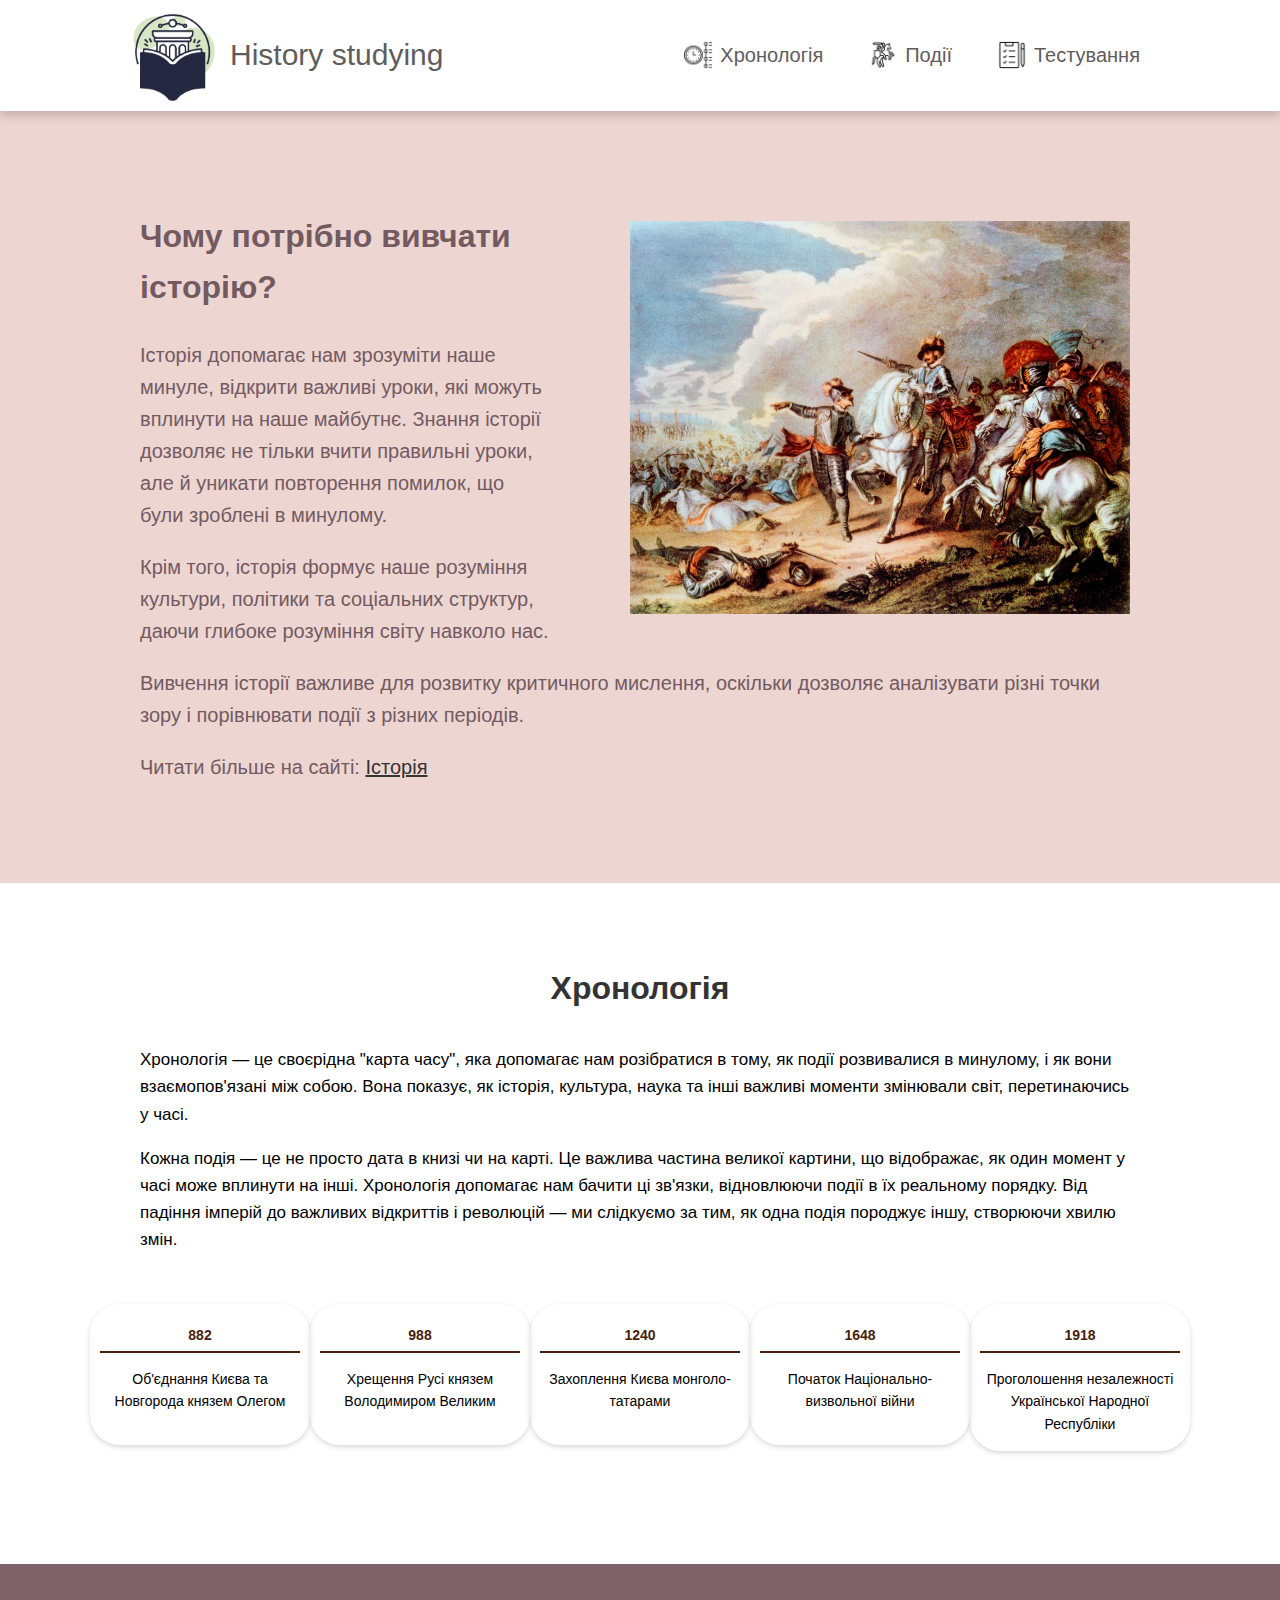
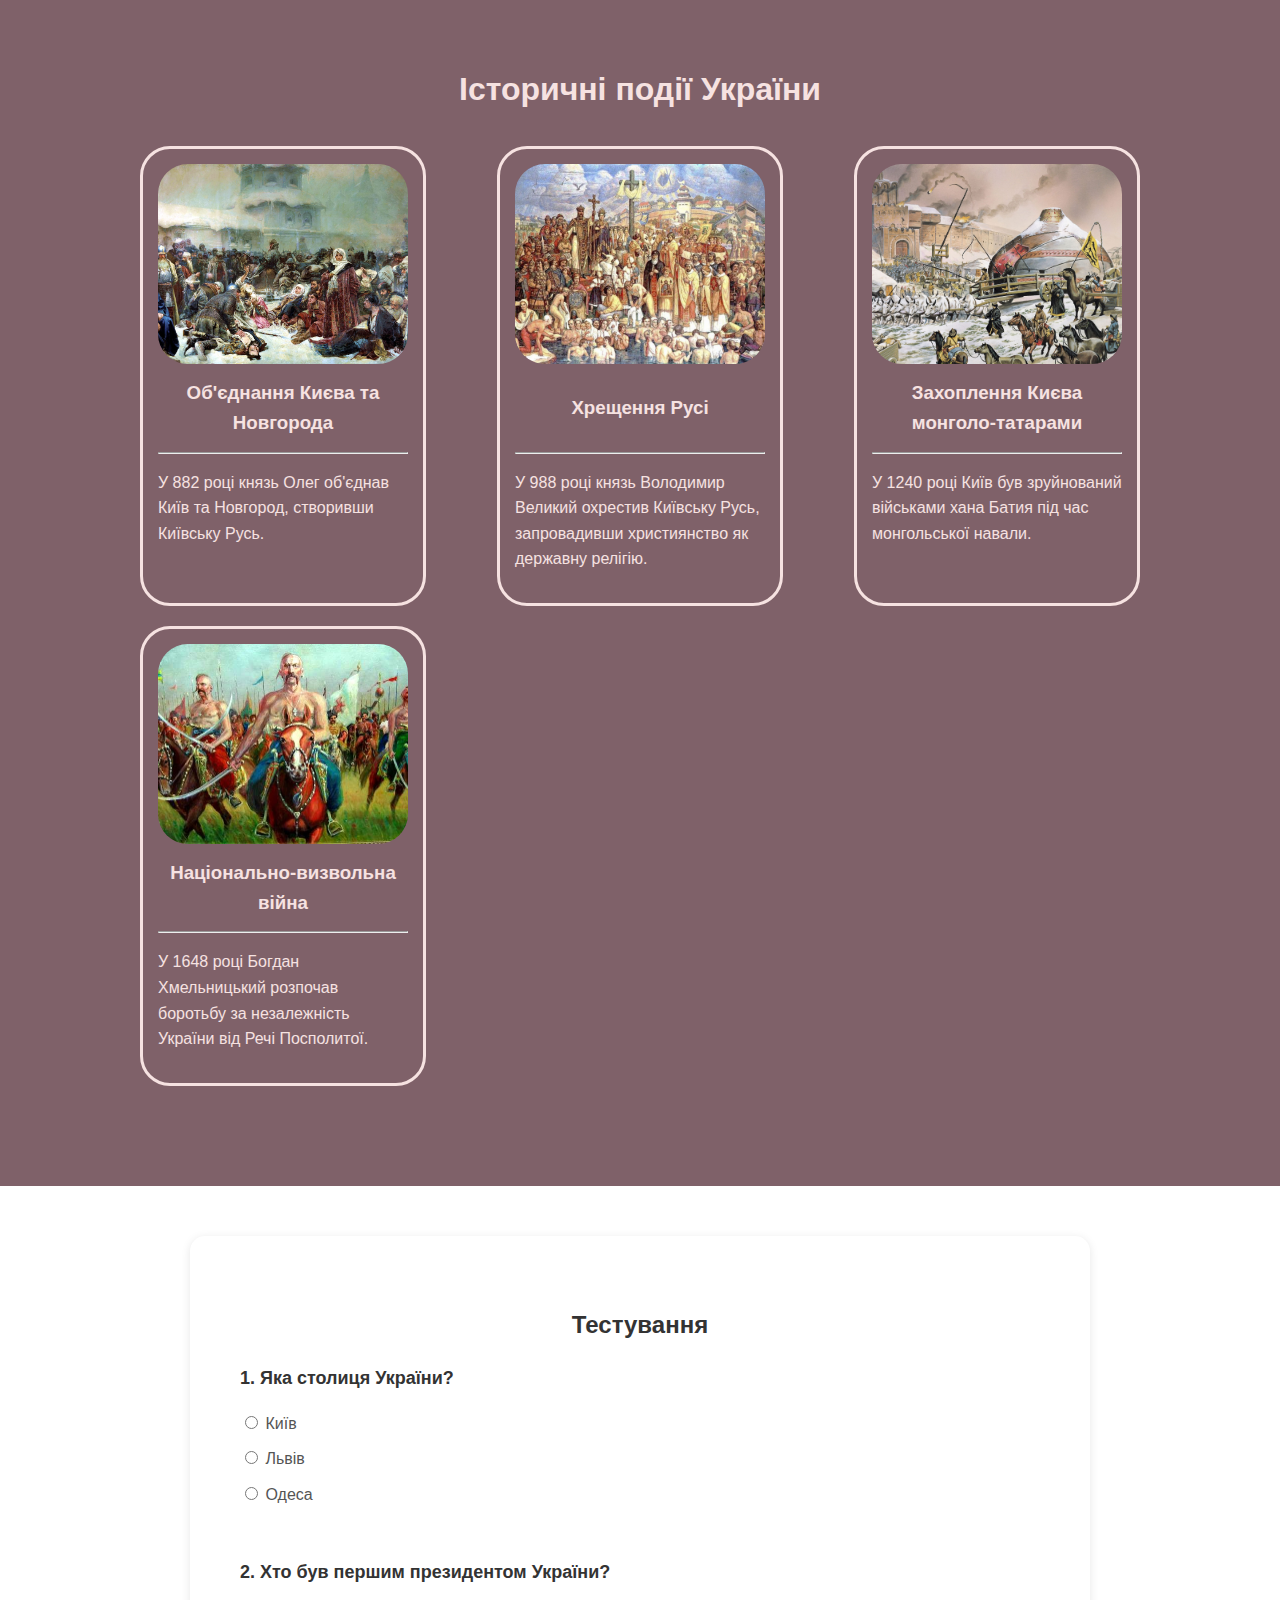
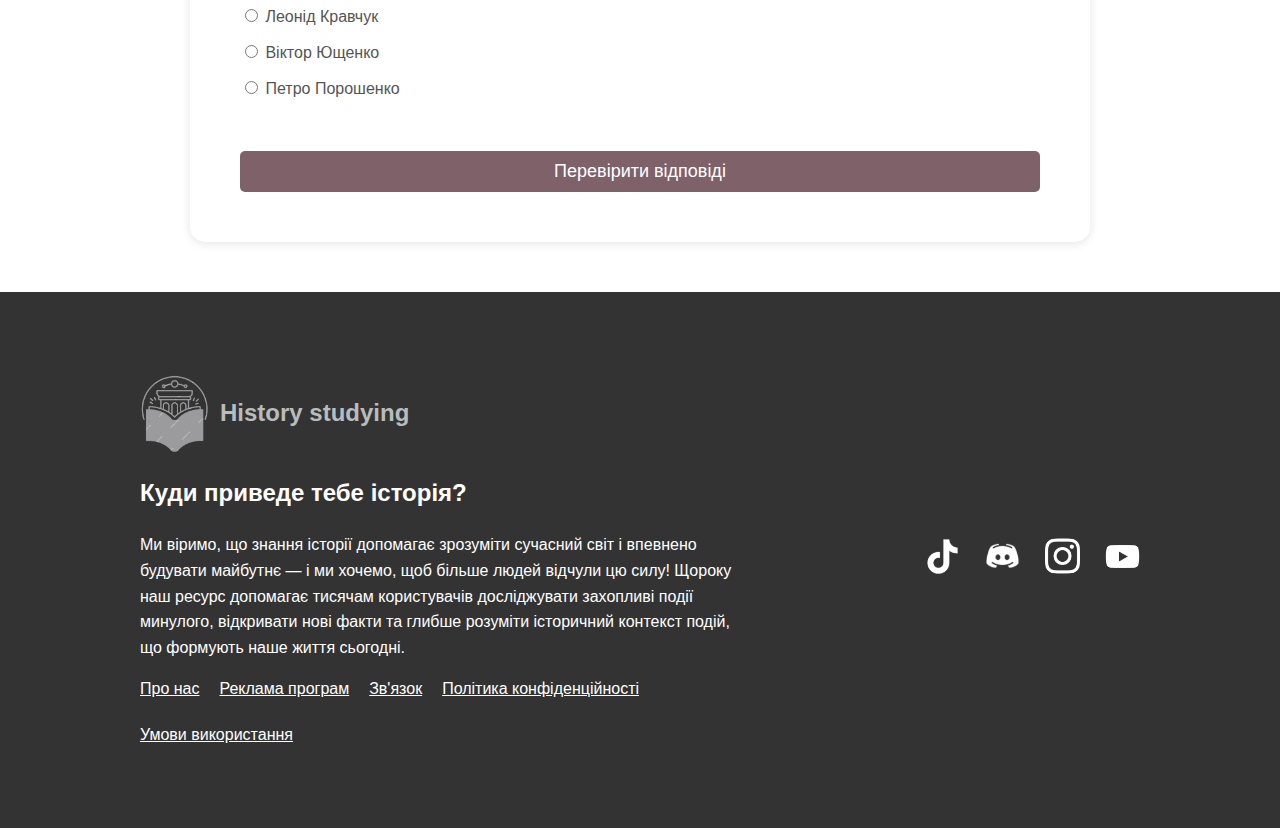
<file: lab1/index.html>
<!DOCTYPE html>
<html lang="uk">

<head>
    <meta charset="UTF-8">
    <meta name="viewport" content="width=device-width, initial-scale=1.0">
    <title>Document</title>
    <link rel="stylesheet" href="style.css">

</head>

<body>

    <header>
        <div class="logoo">
            <img src="static/images/loggo.png" alt="Логотип" class="logo-img">

            <div class="site-name">
                <h1>History studying</h1>
            </div>

        </div>

        <nav>
            <ul>
                <li>
                    <img src="static/images/hron.png" alt="Логотип" class="ikon">
                    <a href="#timeline">Хронологія</a>
                </li>
                <li>
                    <img src="static/images/pod.png" alt="Логотип" class="ikon">
                    <a href="#events">Події</a>
                </li>
                <li>
                    <img src="static/images/test.png" alt="Логотип" class="ikon">
                    <a href="#test">Тестування</a>
                </li>
            </ul>
        </nav>
    </header>



    <main>

        <article class="article">
            <div class="cont">
                <div class="photo-container">
                    <img src="static/images/history.jpg" alt="Логотип">
                </div>

                <div>
                    <h2 class="h22">Чому потрібно вивчати історію?</h2>

                    <p>Історія допомагає нам зрозуміти наше минуле, відкрити важливі уроки, які можуть вплинути на наше
                        майбутнє. Знання історії дозволяє не тільки вчити правильні уроки, але й уникати повторення
                        помилок,
                        що
                        були зроблені в минулому.</p>
                    <p>Крім того, історія формує наше розуміння культури, політики та соціальних структур, даючи глибоке
                        розуміння світу навколо нас.</p>
                    <p>Вивчення історії важливе для розвитку критичного мислення, оскільки дозволяє аналізувати різні
                        точки
                        зору
                        і порівнювати події з різних періодів.</p>
                    <p>Читати більше на сайті: <a href="https://abal.com.ua/navishcho-vchyty-istoriiu.html"
                            class="hist-link" target="_blank">Історія</a></p>
                </div>
            </div>
        </article>



        <section id="timeline">


            <div class="text">
                <h2 class="sect-name">Хронологія</h2>

                <p>Хронологія — це своєрідна "карта часу", яка допомагає нам розібратися в тому, як події розвивалися в
                    минулому, і як вони взаємопов'язані між собою. Вона показує, як історія, культура, наука та інші
                    важливі
                    моменти змінювали світ, перетинаючись у часі.
                </p>

                <p>Кожна подія — це не просто дата в книзі чи на карті. Це важлива частина великої картини, що
                    відображає,
                    як один момент у часі може вплинути на інші. Хронологія допомагає нам бачити ці зв'язки, відновлюючи
                    події в їх реальному порядку. Від падіння імперій до важливих відкриттів і революцій — ми слідкуємо
                    за
                    тим, як одна подія породжує іншу, створюючи хвилю змін.


                </p>

            </div>
            <div class="hronologia">
                <div class="event">
                    <span class="year">882</span>
                    <p>Об'єднання Києва та Новгорода князем Олегом</p>
                    <span class="more-info">Дізнатися більше</span>
                </div>

                <div class="event">
                    <span class="year">988</span>
                    <p>Хрещення Русі князем Володимиром Великим</p>
                    <span class="more-info">Дізнатися більше</span>
                </div>

                <div class="event">
                    <span class="year">1240</span>
                    <p>Захоплення Києва монголо-татарами</p>
                    <span class="more-info">Дізнатися більше</span>
                </div>

                <div class="event">
                    <span class="year">1648</span>
                    <p>Початок Національно-визвольної війни</p>
                    <span class="more-info">Дізнатися більше</span>
                </div>

                <div class="event">
                    <span class="year">1918</span>
                    <p>Проголошення незалежності Української Народної Республіки</p>
                    <span class="more-info">Дізнатися більше</span>
                </div>
            </div>


            </div>

        </section>
        <section class="events" id="events">
            <h2 class="sect-name">Історичні події України</h2>

            <div class="event-container">
                <div class="event-card">
                    <div class="image-container">
                        <img src="static/images/okn.jpg" alt="Об'єднання Києва та Новгорода">
                    </div>
                    <h3>Об'єднання Києва та Новгорода</h3>
                    <hr class="event-line">

                    <p>У 882 році князь Олег об'єднав Київ та Новгород, створивши Київську Русь.</p>
                </div>

                <div class="event-card">
                    <div class="image-container">
                        <img src="static/images/hr.jpg" alt="Хрещення Русі">
                    </div>
                    <h3>Хрещення Русі</h3>
                    <hr class="event-line">
                    <p>У 988 році князь Володимир Великий охрестив Київську Русь, запровадивши християнство як державну
                        релігію.</p>
                </div>

                <div class="event-card">
                    <div class="image-container">
                        <img src="static/images/zkm.jpg" alt="Захоплення Києва монголо-татарами">
                    </div>
                    <h3>Захоплення Києва монголо-татарами</h3>
                    <hr class="event-line">

                    <p>У 1240 році Київ був зруйнований військами хана Батия під час монгольської навали.</p>
                </div>

                <div class="event-card">
                    <div class="image-container">
                        <img src="static/images/nvv.jpg" alt="Національно-визвольна війна">
                    </div>
                    <h3>Національно-визвольна війна</h3>
                    <hr class="event-line">

                    <p>У 1648 році Богдан Хмельницький розпочав боротьбу за незалежність України від Речі Посполитої.
                    </p>
                </div>

            </div>
        </section>

        <section id="test">
            <h2>Тестування</h2>

            <form id="quiz-form">
                <div class="question">
                    <h3>1. Яка столиця України?</h3>
                    <label>
                        <input type="radio" name="q1" value="Kyiv"> Київ
                    </label>
                    <label>
                        <input type="radio" name="q1" value="Lviv"> Львів
                    </label>
                    <label>
                        <input type="radio" name="q1" value="Odessa"> Одеса
                    </label>
                </div>

                <div class="question">
                    <h3>2. Хто був першим президентом України?</h3>
                    <label>
                        <input type="radio" name="q2" value="Kravchuk"> Леонід Кравчук
                    </label>
                    <label>
                        <input type="radio" name="q2" value="Yushchenko"> Віктор Ющенко
                    </label>
                    <label>
                        <input type="radio" name="q2" value="Poroshenko"> Петро Порошенко
                    </label>
                </div>

                <button type="submit" class="submit-btn">Перевірити відповіді</button>
            </form>


        </section>



    </main>

    <footer>
        <div class="footer-cont">
            <div class="left-c">
                <div class="f-logo">
                    <img src="static/images/f-img.png" alt="Логотип" class="f-img">
                    <h2>History studying</h2>
                </div>
                <div>
                    <h2>Куди приведе тебе історія?</h3>
                        <p>
                            Ми віримо, що знання історії допомагає зрозуміти сучасний світ і впевнено
                            будувати майбутнє — і ми хочемо, щоб більше людей відчули цю силу! Щороку наш ресурс
                            допомагає тисячам
                            користувачів досліджувати захопливі події минулого, відкривати нові факти та глибше розуміти
                            історичний контекст подій, що формують наше життя сьогодні.
                        </p>
                </div>

                <div class="footer-links">
                    <a href="#">Про нас</a>
                    <a href="#">Реклама програм</a>
                    <a href="#">Зв'язок</a>
                    <a href="#">Політика конфіденційності</a>
                    <a href="#">Умови використання</a>
                </div>
            </div>

            <div class="right-c">
                <a href="https://www.tiktok.com/@lovemymasya2.0?_t=ZM-8uZtG4Jy0e5&_r=1" target="_blank">
                    <img src="static/images/tt.png" alt="TikTok">
                </a>
                <a href="https://twitter.com" target="_blank">
                    <img src="static/images/ds.png" alt="Discord">
                </a>
                <a href="https://www.instagram.com/irysabat?igsh=MTR2M3B2OTR4ZXlw" target="_blank">
                    <img src="static/images/inst.png" alt="Instagram">
                </a>
                <a href="https://www.youtube.com/watch?v=Z-xPjVP7Gz4" target="_blank">
                    <img src="static/images/yt.png" alt="YouTube">
                </a>
            </div>
        </div>
    </footer>



</body>

</html>
</file>
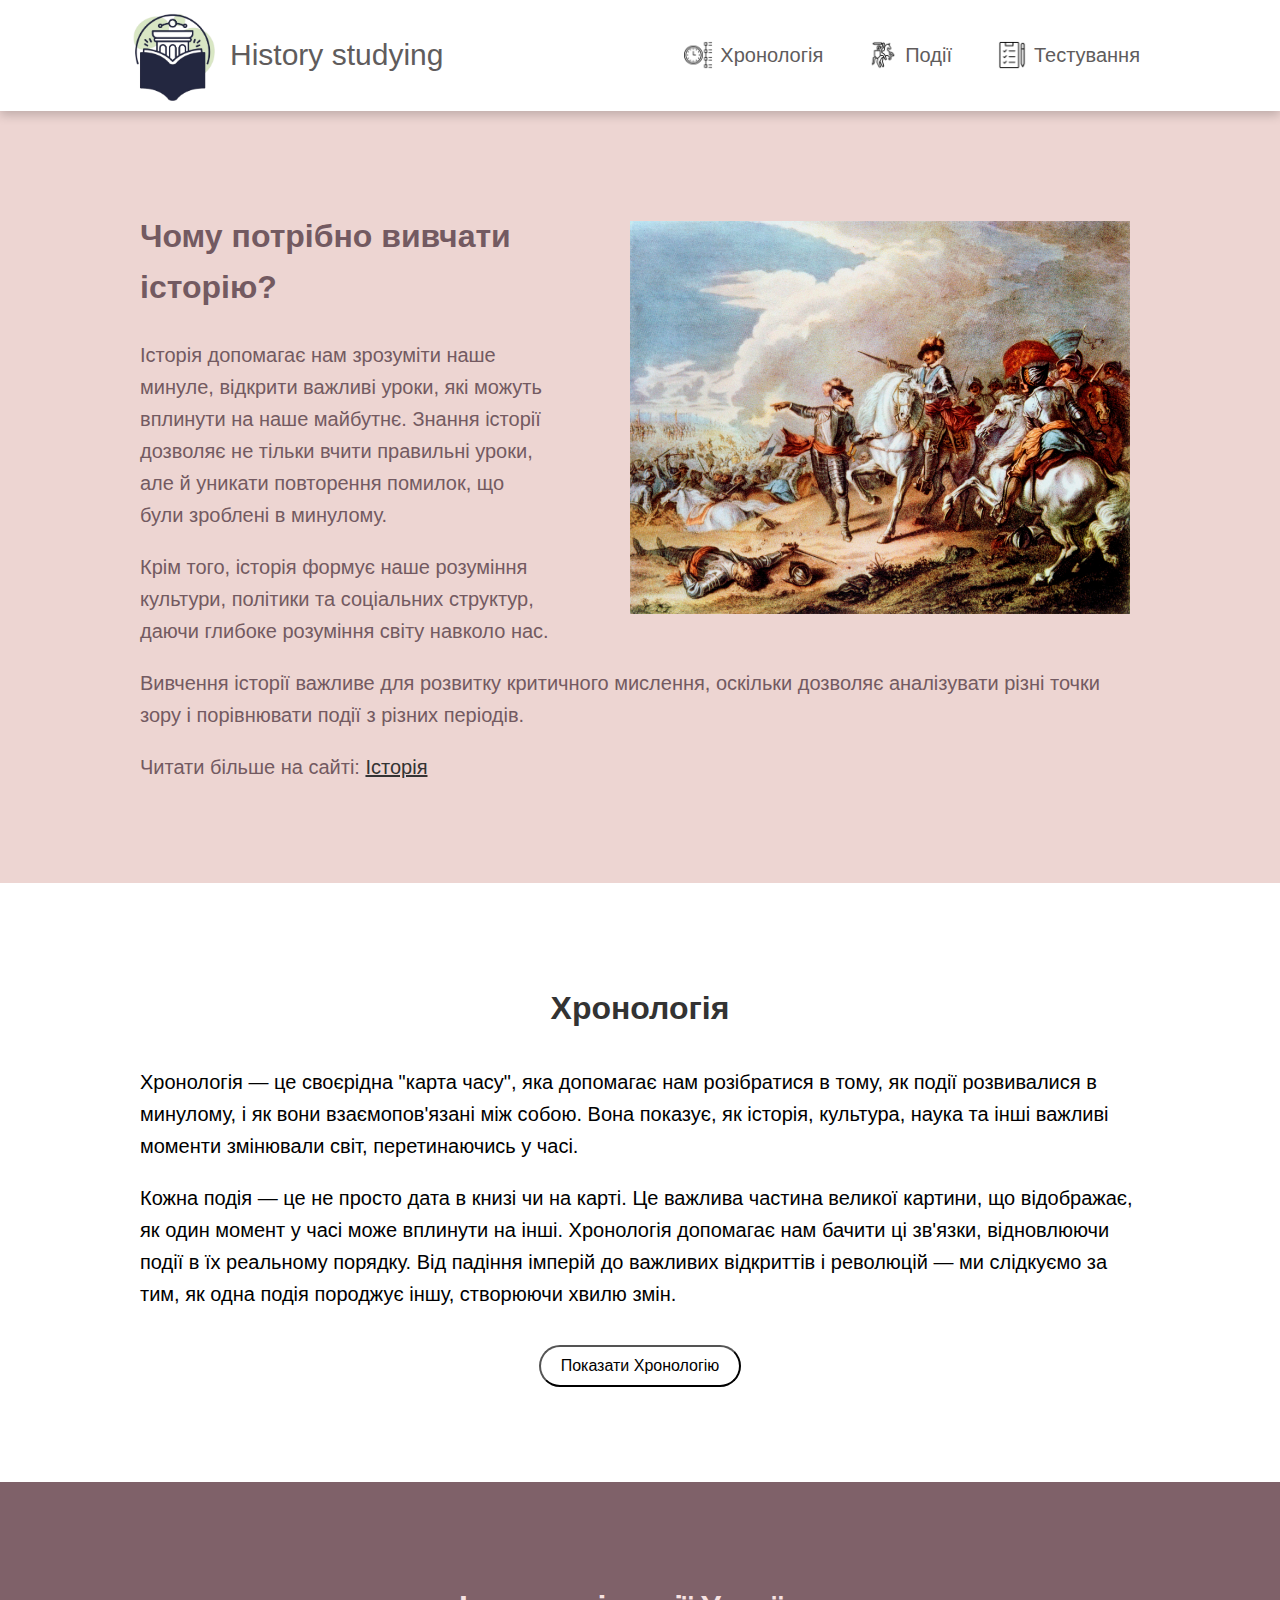
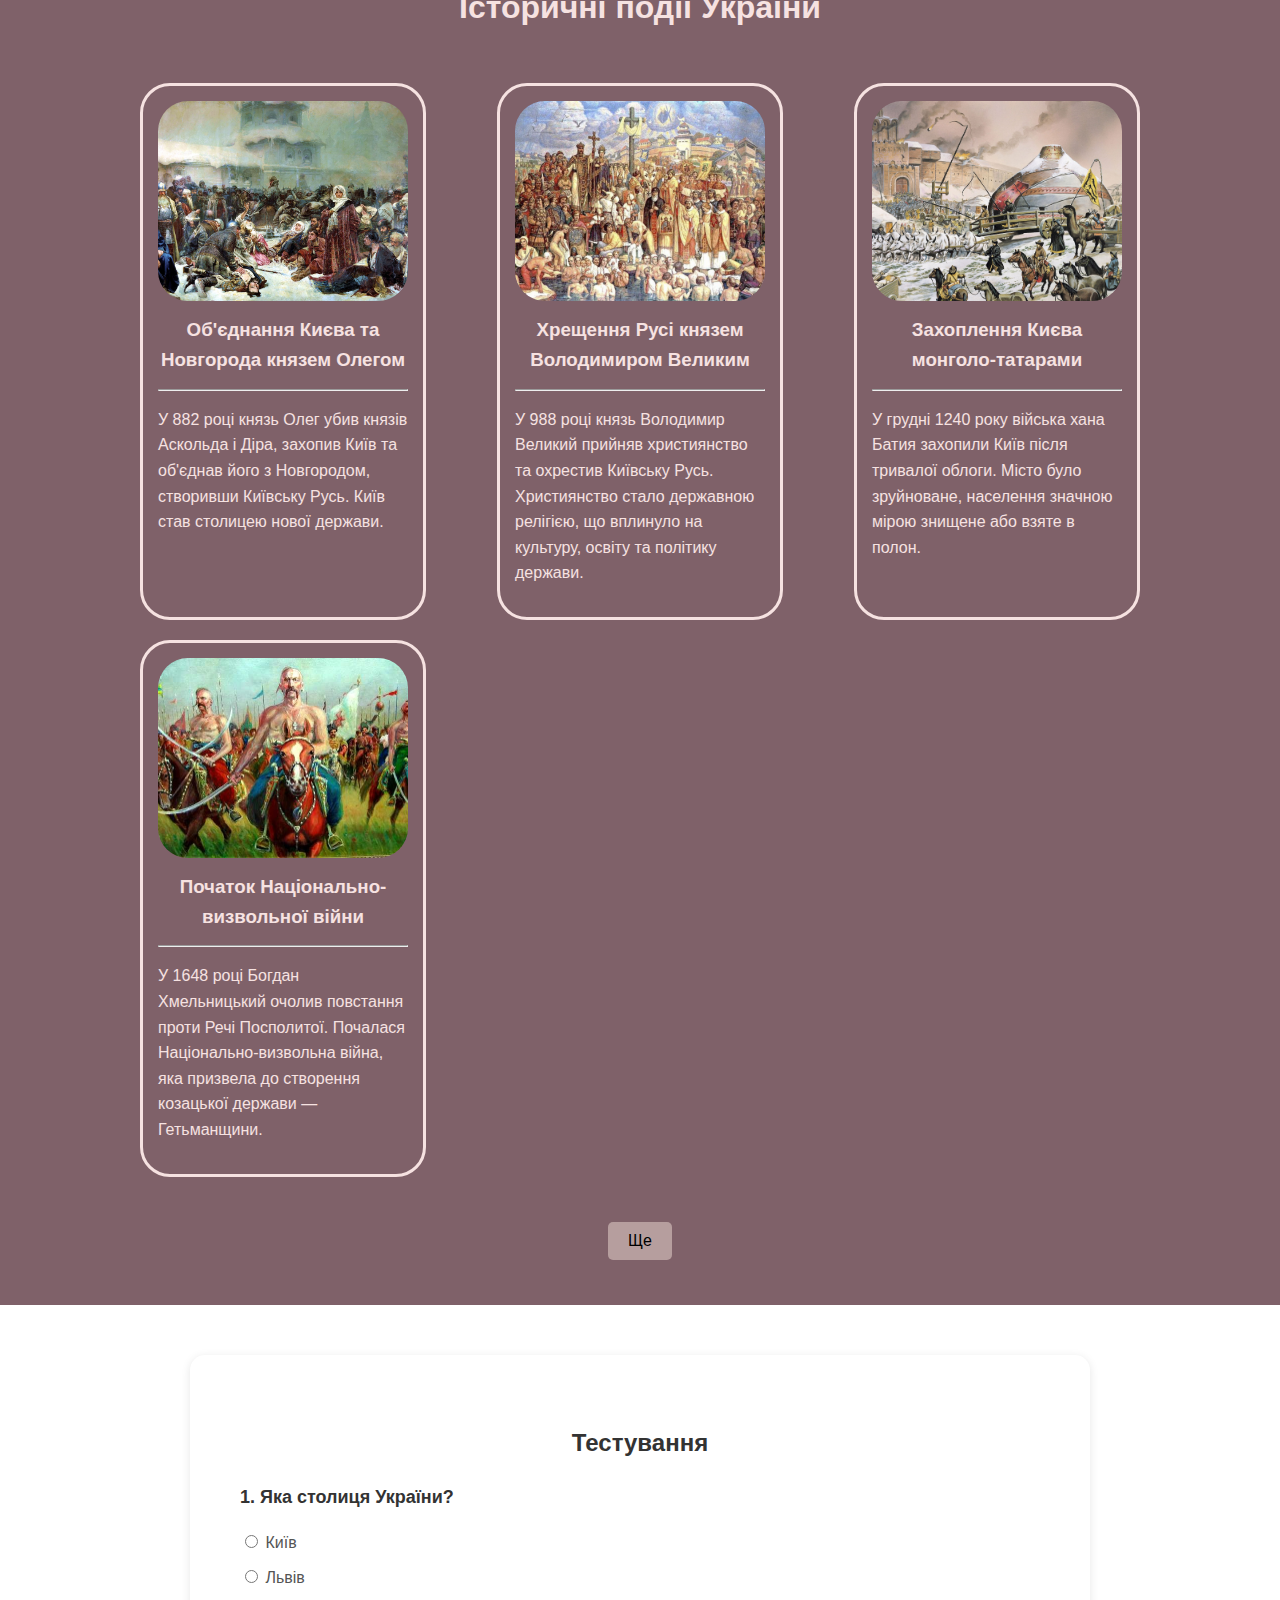
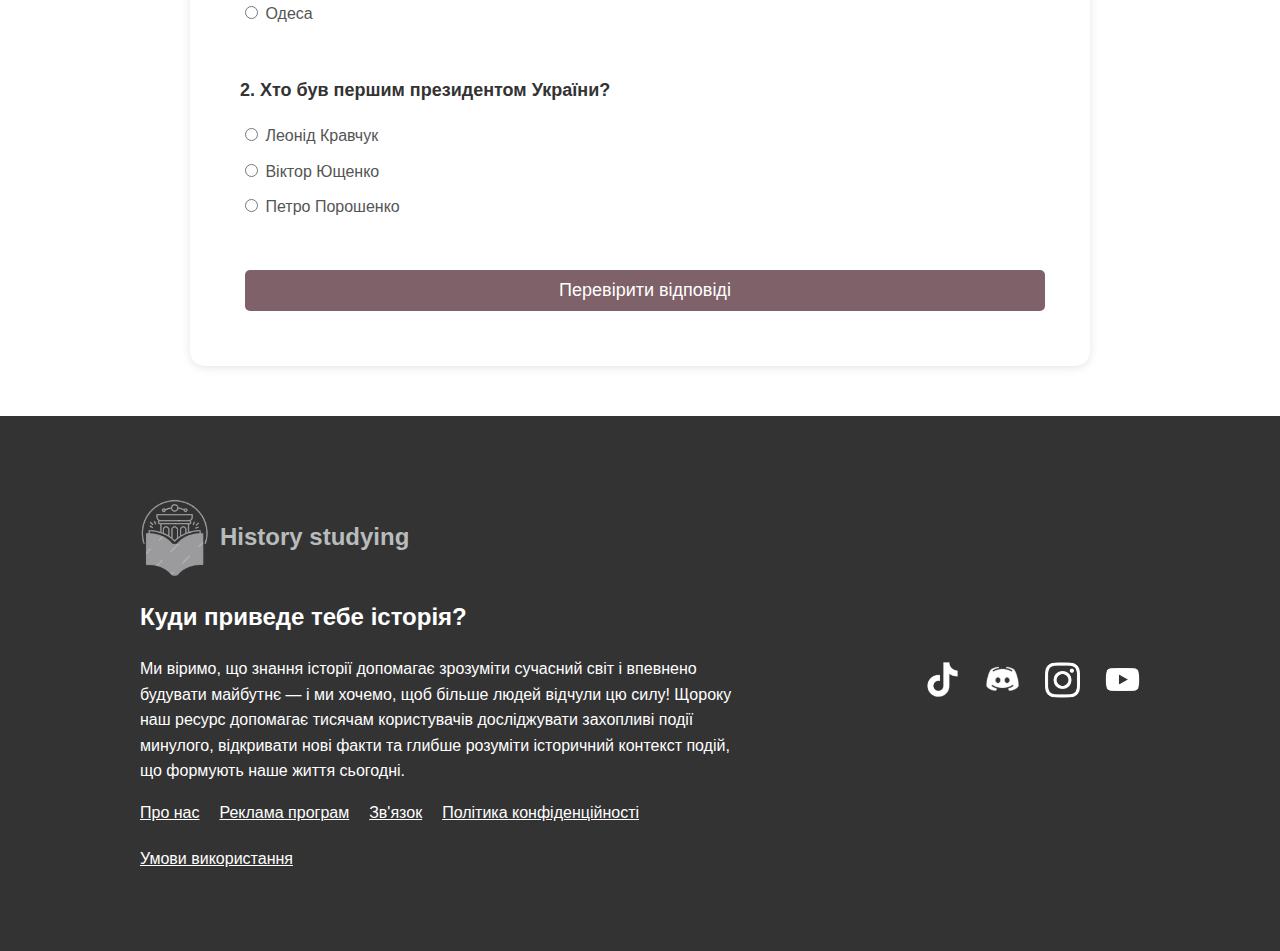
<file: lab2/index.html>
<!DOCTYPE html>
<html lang="uk">

<head>
    <meta charset="UTF-8">
    <meta name="viewport" content="width=device-width, initial-scale=1.0">
    <title>Document</title>
    <link rel="stylesheet" href="style.css">

</head>

<body>

    <header>
        <div class="logoo">
            <img src="static/images/loggo.png" alt="Логотип" class="logo-img">
            <div class="site-name">
                <h1>History studying</h1>
            </div>
        </div>

        <nav>
            <ul>
                <li class="menu-item">
                    <img src="static/images/hron.png" alt="Логотип" class="ikon">
                    <a href="#timeline">Хронологія</a>
                </li>
                <li class="menu-item">
                    <img src="static/images/pod.png" alt="Логотип" class="ikon">
                    <a href="#events">Події</a>
                </li>
                <li class="menu-item">
                    <img src="static/images/test.png" alt="Логотип" class="ikon">
                    <a href="#test">Тестування</a>
                </li>
            </ul>
        </nav>

    </header>




    <main>

        <article class="article">
            <div class="cont">
                <div class="photo-container">
                    <img src="static/images/history.jpg" alt="Логотип">
                </div>

                <div>
                    <h2 class="h22">Чому потрібно вивчати історію?</h2>

                    <p>Історія допомагає нам зрозуміти наше минуле, відкрити важливі уроки, які можуть вплинути на наше
                        майбутнє. Знання історії дозволяє не тільки вчити правильні уроки, але й уникати повторення
                        помилок,
                        що
                        були зроблені в минулому.</p>
                    <p>Крім того, історія формує наше розуміння культури, політики та соціальних структур, даючи глибоке
                        розуміння світу навколо нас.</p>
                    <p>Вивчення історії важливе для розвитку критичного мислення, оскільки дозволяє аналізувати різні
                        точки
                        зору
                        і порівнювати події з різних періодів.</p>
                    <p>Читати більше на сайті: <a href="https://abal.com.ua/navishcho-vchyty-istoriiu.html"
                            class="hist-link" target="_blank">Історія</a></p>
                </div>
            </div>
        </article>



        <section id="timeline">


            <div class="text">
                <h2 class="sect-name">Хронологія</h2>
                <p>Хронологія — це своєрідна "карта часу", яка допомагає нам розібратися в тому, як події розвивалися в
                    минулому, і як вони взаємопов'язані між собою. Вона показує, як історія, культура, наука та інші
                    важливі
                    моменти змінювали світ, перетинаючись у часі.
                </p>

                <p>Кожна подія — це не просто дата в книзі чи на карті. Це важлива частина великої картини, що
                    відображає,
                    як один момент у часі може вплинути на інші. Хронологія допомагає нам бачити ці зв'язки, відновлюючи
                    події в їх реальному порядку. Від падіння імперій до важливих відкриттів і революцій — ми слідкуємо
                    за
                    тим, як одна подія породжує іншу, створюючи хвилю змін.


                </p>
            </div>
            <div class="buttoon">
                <button id="toggle-timeline">Показати Хронологію</button>
            </div>

            <div id="hron-container">

                <div class="hronologia">
                    <!-- Події будуть тут -->
                </div>


                <div class="timeline-navigation">
                    <button id="prev">←</button>
                    <button id="next">→</button>
                </div>

            </div>




            <div id="modal" class="modal">
                <div class="modal-content">
                    <h2 id="modalTitle"></h2>
                    <p id="modalDetails"></p>
                </div>
            </div>



        </section>



        <section class="events" id="events">
            <h2 class="sect-name">Історичні події України</h2>

            <div class="event-container" id="events-container">
                <!-- Тут будуть динамічно додаватися події -->



            </div>



            <div class="load-more-button"> <button id="load-more-button">Ще</button>
            </div>


        </section>





        <section id="test">
            <h2>Тестування</h2>

            <form id="quiz-form">
                <div class="question">
                    <h3>1. Яка столиця України?</h3>
                    <label>
                        <input type="radio" name="q1" value="Kyiv"> Київ
                    </label>
                    <label>
                        <input type="radio" name="q1" value="Lviv"> Львів
                    </label>
                    <label>
                        <input type="radio" name="q1" value="Odessa"> Одеса
                    </label>
                </div>

                <div class="question">
                    <h3>2. Хто був першим президентом України?</h3>
                    <label>
                        <input type="radio" name="q2" value="Kravchuk"> Леонід Кравчук
                    </label>
                    <label>
                        <input type="radio" name="q2" value="Yushchenko"> Віктор Ющенко
                    </label>
                    <label>
                        <input type="radio" name="q2" value="Poroshenko"> Петро Порошенко
                    </label>
                </div>

                <button type="submit" class="submit-btn">Перевірити відповіді</button>
            </form>

            <div id="result" style="display:none;">
                <h3>Результати тесту:</h3>
                <p id="result-text"></p>
            </div>
        </section>



    </main>

    <footer>
        <div class="footer-cont">
            <div class="left-c">
                <div class="f-logo">
                    <img src="static/images/f-img.png" alt="Логотип" class="f-img">
                    <h2>History studying</h2>
                </div>
                <div>
                    <h2>Куди приведе тебе історія?</h3>
                        <p>
                            Ми віримо, що знання історії допомагає зрозуміти сучасний світ і впевнено
                            будувати майбутнє — і ми хочемо, щоб більше людей відчули цю силу! Щороку наш ресурс
                            допомагає тисячам
                            користувачів досліджувати захопливі події минулого, відкривати нові факти та глибше розуміти
                            історичний контекст подій, що формують наше життя сьогодні.
                        </p>
                </div>

                <div class="footer-links">
                    <a href="#">Про нас</a>
                    <a href="#">Реклама програм</a>
                    <a href="#">Зв'язок</a>
                    <a href="#">Політика конфіденційності</a>
                    <a href="#">Умови використання</a>
                </div>
            </div>

            <div class="right-c">
                <a href="https://www.tiktok.com/@lovemymasya2.0?_t=ZM-8uZtG4Jy0e5&_r=1" target="_blank">
                    <img src="static/images/tt.png" alt="TikTok">
                </a>
                <a href="https://twitter.com" target="_blank">
                    <img src="static/images/ds.png" alt="Discord">
                </a>
                <a href="https://www.instagram.com/irysabat?igsh=MTR2M3B2OTR4ZXlw" target="_blank">
                    <img src="static/images/inst.png" alt="Instagram">
                </a>
                <a href="https://www.youtube.com/watch?v=Z-xPjVP7Gz4" target="_blank">
                    <img src="static/images/yt.png" alt="YouTube">
                </a>
            </div>
        </div>
    </footer>

    <script src="script.js"></script>

</body>

</html>
</file>
<file: lab1/style.css>
/* Загальні стилі */

body {
    font-family: Arial, Helvetica, sans-serif;
    background-color: #ffffff;
    margin: 0;
    padding: 0;
    line-height: 1.6;
}

header {
    position: relative;
    display: flex;
    align-items: center;
    justify-content: space-between;
    background-color: rgb(255, 255, 255);
    padding: 10px 130px;
    box-shadow: 0 4px 10px rgba(0, 0, 0, 0.2);
}


header .logoo {
    display: flex;
    align-items: center;
}

header .logo-img {
    width: 90px;
    height: auto;
}

header .site-name h1 {
    font-size: 30px;
    margin-left: 10px;
    font-weight: normal;
    color: rgb(96, 92, 92);
}

nav ul {
    display: flex;
    list-style: none;
    gap: 25px;
}

nav ul li {
    display: flex;
    align-items: center;
    padding: 10px;
}

nav ul li a {
    color: rgb(96, 92, 92);
    text-decoration: none;
    font-size: 20px;
    padding-left: 7px;
}

nav ul li:hover {
    background-color: rgb(243, 237, 237);
}

.ikon {
    width: 30px;
}



.article {
    padding: 20px 0;
    background-color: #edd5d2;
    margin-bottom: 0;

}

.cont {
    color: #735a61;
    margin: 80px 140px;
}

.cont h2 {
    font-weight: bold;
    font-size: 32px;
}

.cont p {
    font-size: 20px;
}

.photo-container {
    display: flex;
    float: right;
    justify-content: center;
    align-items: center;
    margin-left: 70px;
    padding: 10px;
}

.photo-container img {
    width: 500px;
    height: auto;
    max-width: 100%;
}

.hist-link {
    color: #333;
}

.hist-link:hover {
    color: cornflowerblue;
}

#timeline {
    padding: 50px 0;
    padding-bottom: 50px;
}

.sect-name {
    margin-top: 0px;
    color: #333;
    font-weight: bold;
    font-size: 32px;
    text-align: center;
    padding-bottom: 5px;
}

.text {
    margin: 30px 140px;
    font-size: 17px;
}



.hronologia {
    display: flex;
    justify-content: space-between;
    padding: 20px 90px;
    min-height: 190px;
    align-items: flex-start;
}

.event {
    display: flex;
    flex-direction: column;
    align-items: center;
    font-size: 14px;
    padding: 15px;
    padding-bottom: 1px;
    width: 200px;
    min-height: 125px;
    box-shadow: 0 2px 5px rgba(61, 59, 59, 0.2);
    border-radius: 30px;
    transform: scale(1);
    transition: transform 0.7s ease;
    text-align: center;
}

.year {
    padding: 5px;
    color: rgb(71, 30, 11);
    font-weight: bold;
    border-bottom: 2px solid;
    width: 100%;
    text-align: center;
}

.event p {
    flex-grow: 1;
    padding: 1px;
}


.more-info {
    display: none;
    cursor: pointer;
}

.event:hover .more-info {
    display: block;
    font-size: 12px;
    color: rgb(84, 38, 21);
    padding-bottom: 15px;
}


.event:hover {
    transform: scale(1.2);
    box-shadow: 0 2px 5px rgba(227, 35, 35, 0.2);

}


#timeline {
    background-color: #ffffff;
    margin-top: 0px;
}


.events h2 {
    color: #F6E2E1;
}

.events {
    background-color: #7F6169;
    padding: 100px 140px;
}

.event-container {
    flex-wrap: wrap;
    display: flex;
    justify-content: space-between;
    gap: 20px;
}

.event-card {
    background-color: #7F6169;
    width: 250px;
    padding: 15px;
    border-radius: 30px;
    color: #F6E2E1;
    border-style: solid;
    transform: scale(1);
    transition: transform 0.7s ease;
}

.event-card:hover {
    transform: scale(1.1);
    box-shadow: 0 2px 5px rgba(227, 35, 35, 0.2);
}

.event-card h3 {
    text-align: center;
    height: 50px;
    display: flex;
    justify-content: center;
    align-items: center;
}

.image-container {
    border-radius: 30px;
    width: 250px;
    height: 200px;
    overflow: hidden;
    transform: scale(1);
    transition: transform 0.7s ease;
}

.image-container img {
    width: 100%;
    height: 100%;
    object-fit: cover;
}

.image-container:hover {
    transform: scale(1.1);
    box-shadow: 0 2px 5px rgba(227, 35, 35, 0.2);
}


#test {
    background-color: #ffffff;
    padding: 50px;
    border-radius: 15px;
    max-width: 800px;
    margin: 0 auto;
    box-shadow: 0 2px 10px rgba(0, 0, 0, 0.1);
    margin-top: 50px;
    margin-bottom: 50px;
}

#test h2 {
    text-align: center;
    color: #333;
}

.question {
    margin-bottom: 50px;
}

.question h3 {
    font-size: 18px;
    color: #333;
}

.question label {
    display: block;
    margin: 10px 0;
    font-size: 16px;
    color: #555;
}

.submit-btn {
    display: block;
    width: 100%;
    padding: 10px;
    background-color: #7F6169;
    color: #fff;
    border: none;
    border-radius: 5px;
    font-size: 18px;
    cursor: pointer;
    transition: background-color 0.3s ease;
}

.submit-btn:hover {
    background-color: #5a464d;
}

footer {
    background-color: #333;
    padding: 80px 140px;
    color: #ffffff;
}

.f-logo {
    display: flex;
    align-items: center;
    gap: 10px;
}

.f-logo h2 {
    color: rgb(184, 188, 188);
}

.right-c img {
    width: 35px;
}

.f-img {
    width: 70px;
}

.footer-cont {
    display: flex;
    justify-content: space-between;

}

.left-c {
    width: 60%;
}

.footer-links a {
    color: #ffffff;

}

.footer-links {
    display: flex;
    flex-direction: row;
    gap: 20px;
    flex-wrap: wrap;

}

.right-c {
    display: flex;
    align-items: center;
    justify-content: center;
    gap: 25px;
}














@media (max-width: 768px) {
    .hronologia {
        flex-direction: column;
        align-items: center;
    }

    .event {
        margin-bottom: 20px;
    }

    header {
        padding: 10px 20px;
        display: flex;
        flex-direction: column;
    }

    nav ul {
        display: flex;
        padding: 0;
    }

    .cont {
        margin: 10px 20px;
    }

    .photo-container {
        width: 250px;
        padding: 3px;
        margin-left: 10px;
        margin-bottom: 10px;
        margin-top: 40px;
    }

    .cont h2 {
        font-size: 22px;
    }

    .cont p {
        font-size: 14px;
    }


    #timeline {
        padding: 10px 0px;
        padding-bottom: 50px;
    }

    .sect-name {
        font-size: 22px;
    }

    .text {
        margin: 30px 20px;
        font-size: 14px;
    }

    .hronologia {
        display: flex;
        flex-direction: column;
        padding: 0 40px;
    }

    .event {
        display: flex;
        flex-direction: column;
        align-items: center;
        justify-content: center;
        width: 100%;
    }

    .event p {
        flex-grow: 1;
        padding: 1px;
    }


    .more-info {
        display: block;
    }

    .events {
        padding: 30px 20px;
    }

    .event-container {
        display: flex;
        justify-content: center;
    }

    .events h2 {
        font-size: 22px;
    }

    .events p {
        font-size: 14px;
    }


    footer {
        padding: 20px 20px;
    }


}

















@media (max-width: 480px) {

    header {
        padding: 10px 10px;
        display: flex;
    }

    header .logo-img {
        width: 70px;
    }

    header .site-name h1 {
        font-size: 25px;
    }


    nav ul {
        display: flex;
        flex-direction: column;
        gap: 5px;
    }

    nav ul li a {
        font-size: 15px;
    }


    .article {
        padding: 5px;
    }

    .photo-container {
        display: flex;
        margin: 0 auto;
        float: none;
        max-width: 100%;
        height: auto;
    }

    .h22 {
        text-align: center;
    }

    #timeline {
        padding: 10px 0;
        padding-bottom: 50px;

    }


    .more-info {
        color: rgb(95, 51, 19);
    }

    .footer-cont {
        display: flex;
        flex-direction: column;
        padding: 0px;
        font-size: 10px;
    }

    .left-c {
        width: 100%;
    }

    .right-c img {
        width: 25px;
    }
}
</file>
<file: lab2/style.css>
/* Загальні стилі */

body {
    font-family: Arial, Helvetica, sans-serif;
    background-color: #ffffff;
    margin: 0;
    padding: 0;
    line-height: 1.6;
}


header {
    position: relative;
    display: flex;
    align-items: center;
    justify-content: space-between;
    background-color: rgb(255, 255, 255);
    padding: 10px 130px;
    box-shadow: 0 4px 10px rgba(0, 0, 0, 0.2);
}


header .logoo {
    display: flex;
    align-items: center;
}

header .logo-img {
    width: 90px;
    height: auto;
}

header .site-name h1 {
    font-size: 30px;
    margin-left: 10px;
    font-weight: normal;
    color: rgb(96, 92, 92);
}

nav ul {
    display: flex;
    list-style: none;
    gap: 25px;
}

nav ul li {
    display: flex;
    align-items: center;
    padding: 10px;
}

nav ul li a {
    color: rgb(96, 92, 92);
    text-decoration: none;
    font-size: 20px;
    padding-left: 7px;
}

nav ul li:hover {
    background-color: rgb(243, 237, 237);
}

.ikon {
    width: 30px;
}


.article {
    padding: 20px 0;
    background-color: #edd5d2;
    margin-bottom: 0;

}

.cont {
    color: #735a61;
    margin: 80px 140px;
}

.cont h2 {
    font-weight: bold;
    font-size: 32px;
}

.cont p {
    font-size: 20px;
}

.photo-container {
    display: flex;
    float: right;
    justify-content: center;
    align-items: center;
    margin-left: 70px;
    padding: 10px;
}

.photo-container img {
    width: 500px;
    height: auto;
    max-width: 100%;
}

.hist-link {
    color: #333;
}

.hist-link:hover {
    color: cornflowerblue;
}

#timeline {
    padding: 70px 0;
    background-color: #ffffff;
    margin-top: 0px;

}

.sect-name {
    margin-top: 0px;
    color: #333;
    font-weight: bold;
    font-size: 32px;
    text-align: center;
    padding-bottom: 5px;
}

.text {
    margin: 30px 140px;
    font-size: 20px;
}

#hron-container {
    display: none;  /* Сховати хронологію за замовчуванням */
}

.hronologia {
    display: flex;
    justify-content: space-between;
    padding: 20px 90px;
    min-height: 160px;
    align-items: flex-start;
    overflow: hidden; /* Сховуємо зайві події, які не вміщаються */
    transition: transform 0.9s ease-in-out; /* Плавне зміщення */
}

.event {
    display: flex;
    flex-direction: column;
    align-items: center;
    font-size: 14px;
    padding: 15px;
    padding-bottom: 1px;
    width: 200px;
    min-height: 125px;
    box-shadow: 0 2px 5px rgba(61, 59, 59, 0.2);
    border-radius: 30px;
    transform: scale(1);
    transition: transform 0.7s ease;
    text-align: center;
}



.more-info {
    display: block;
    margin-top: 10px;
    color: #007bff;
    cursor: pointer;
    text-decoration: underline;
}

.year {
    padding: 5px;
    color: rgb(71, 30, 11);
    font-weight: bold;
    border-bottom: 2px solid;
    width: 100%;
    text-align: center;
}

.event p {
    flex-grow: 1;
    margin-bottom: 0px;
}


.more-info {
    display: none;
    cursor: pointer;
}

.event:hover .more-info {
    display: block;
    font-size: 12px;
    color: rgb(84, 38, 21);
    text-align: center;
    padding-bottom: 15px;
    padding-top: 1px;
    text-decoration: none;

}


.event:hover {
    transform: scale(1.1);
    box-shadow: 0 2px 5px rgba(202, 31, 31, 0.3);

}

.timeline-navigation {
    display: flex;
    justify-content: space-between;
    margin-top: 0px;
    padding: 0 140px;
}

button{
    background-color: #ffffff;
    padding: 10px 20px;
    margin: 5px;
    font-size: 16px;
    cursor: pointer;
    border-radius: 50px;
}



.buttoon {
    display: flex;
    justify-content: center;
    margin: 20px 0;
}

#toggle-timeline:hover{
    background-color: #efebeb;
}





.events h2 {
    color: #F6E2E1;
    margin-bottom: 0px;
}

.events {
    background-color: #7F6169;
    padding: 0 140px;
    padding-top: 100px;
}

.event-container {
    flex-wrap: wrap;
    display: flex;
    justify-content: space-between;
    gap: 20px;
    padding-top: 45px;
}

.event-card {
    background-color: #7F6169;
    width: 250px;
    padding: 15px;
    border-radius: 30px;
    color: #F6E2E1;
    border-style: solid;
    transform: scale(1);
    transition: transform 0.7s ease;
}

.event-card:hover {
    transform: scale(1.05);
    box-shadow: 0 2px 5px rgba(227, 35, 35, 0.2);
}

.event-card h3 {
    text-align: center;
    height: 50px;
    display: flex;
    justify-content: center;
    align-items: center;
}

.image-container {
    border-radius: 30px;
    width: 250px;
    height: 200px;
    overflow: hidden;
    transform: scale(1);
    transition: transform 0.7s ease;
}

.image-container img {
    width: 100%;
    height: 100%;
    object-fit: cover;
}

.image-container:hover {
    transform: scale(1.05);
    box-shadow: 0 2px 5px rgba(227, 35, 35, 0.2);
}


.load-more-button {
    display: flex;
    justify-content: center;
    padding: 40px 0;

}

#load-more-button {
    background-color: #b69e9e;
    border-radius: 5px;
    border: none;

    transition: background-color 0.3s ease;

}

#load-more-button:hover {
    background-color: #F6E2E1;
}





#test {
    background-color: #ffffff;
    padding: 50px;
    border-radius: 15px;
    max-width: 800px;
    margin: 0 auto;
    box-shadow: 0 2px 10px rgba(0, 0, 0, 0.1);
    margin-top: 50px;
    margin-bottom: 50px;
}

#test h2 {
    text-align: center;
    color: #333;
}

.question {
    margin-bottom: 50px;
}

.question h3 {
    font-size: 18px;
    color: #333;
}

.question label {
    display: block;
    margin: 10px 0;
    font-size: 16px;
    color: #555;
}

.submit-btn {
    display: block;
    width: 100%;
    padding: 10px;
    background-color: #7F6169;
    color: #fff;
    border: none;
    border-radius: 5px;
    font-size: 18px;
    cursor: pointer;
    transition: background-color 0.3s ease;
}

.submit-btn:hover {
    background-color: #5a464d;
}


#result h3 {
    text-align: center;
    padding-top: 50px;
    margin: 0px;
}

#result p {
    text-align: center;
}

footer {
    background-color: #333;
    padding: 80px 140px;
    color: #ffffff;
}

.f-logo {
    display: flex;
    align-items: center;
    gap: 10px;
}

.f-logo h2 {
    color: rgb(184, 188, 188);
}

.right-c img {
    width: 35px;
}

.f-img {
    width: 70px;
}

.footer-cont {
    display: flex;
    justify-content: space-between;

}

.left-c {
    width: 60%;
}

.footer-links a {
    color: #ffffff;

}

.footer-links {
    display: flex;
    flex-direction: row;
    gap: 20px;
    flex-wrap: wrap;

}

.right-c {
    display: flex;
    align-items: center;
    justify-content: center;
    gap: 25px;
}


/* Стиль для затемнення фону */
.modal {
    display: none; /* Спочатку приховане */
    position: fixed;
    z-index: 1000; /* Щоб було поверх усіх елементів */
    left: 0;
    top: 0;
    width: 100%;
    height: 100%;
    background-color: rgba(0, 0, 0, 0.5); /* Напівпрозорий чорний фон */
}

/* Контент модального вікна */
.modal-content {
    background-color: #f4f4f9;
    margin: 10% auto;
    padding: 30px;
    border-radius: 15px;
    max-width: 500px;
    box-shadow: 0 4px 8px rgba(0,0,0,0.2);
}


/* Заголовок модального вікна */
#modalTitle {
    text-align: center;
    font-size: 24px;
    margin-bottom: 10px;
    color: #333;
}

/* Основний текст */
#modalDetails {
    font-size: 16px;
    color: #555;
    line-height: 1.5;
}













@media (max-width: 768px) {

  
    body p {
        font-size: 14px;
    }
    .hronologia {
        flex-direction: column;
        align-items: center;
    }

    .event {
        margin-bottom: 20px;
    }

    header {
        padding: 10px 20px;
        display: flex;
        flex-direction: column;
    }

    nav ul {
        display: flex;
        padding: 0;
    }

    .cont {
        margin: 10px 20px;
    }

    .photo-container {
        width: 250px;
        padding: 3px;
        margin-left: 10px;
        margin-bottom: 10px;
        margin-top: 40px;
    }

    .cont h2 {
        font-size: 22px;
    }

    #timeline {
        padding: 10px 0px;
        padding-bottom: 50px;
    }

    .sect-name {
        font-size: 22px;
    }

    .text {
        margin: 30px 20px;
    }

    .hronologia {
        display: flex;
        flex-direction: column;
        padding: 0 90px;
    }

    .event {
        display: flex;
        flex-direction: column;
        align-items: center;
        justify-content: center;
        width: 100%;
    }

    .event p {
        flex-grow: 1;
        padding: 1px;
    }

    .article p {
        font-size: 14px;
    }
    .events {
        padding: 30px 20px;
    }

    .event:hover{
        transform: scale(1.05);

    }

    .event-container {
        display: flex;
        justify-content: center;
    }

    .image-container:hover {
        transform: scale(1.05);
    }
    
    .event-card:hover {
        transform: scale(1.05);
    }

    .events h2 {
        font-size: 22px;
    }

    footer {
        padding: 20px 20px;
    }

   

}

















@media (max-width: 480px) {

    body p{
        font-size: 15px;
    }

    header {
        padding: 10px 10px;
        display: flex;
    }

    header .logo-img {
        width: 70px;
    }

    header .site-name h1 {
        font-size: 25px;
    }


    nav ul {
        display: flex;
        flex-direction: column;
        gap: 5px;
    }

    nav ul li a {
        font-size: 15px;
    }


    .article {
        padding: 5px;
    }

    .photo-container {
        display: flex;
        margin: 0 auto;
        float: none;
        max-width: 100%;
        height: auto;
    }

    .h22 {
        text-align: center;
    }

    #timeline {
        padding: 10px 0;
        padding-bottom: 50px;

    }
    .hronologia {
        display: flex;
        flex-direction: column;
        padding: 0 30px;
    }

    .more-info {
        color: rgb(95, 51, 19);
    }

    .footer-cont {
        display: flex;
        flex-direction: column;
        padding: 0px;
        font-size: 10px;
    }

    .left-c {
        width: 100%;
    }

    .right-c img {
        width: 25px;
    }
}
</file>
